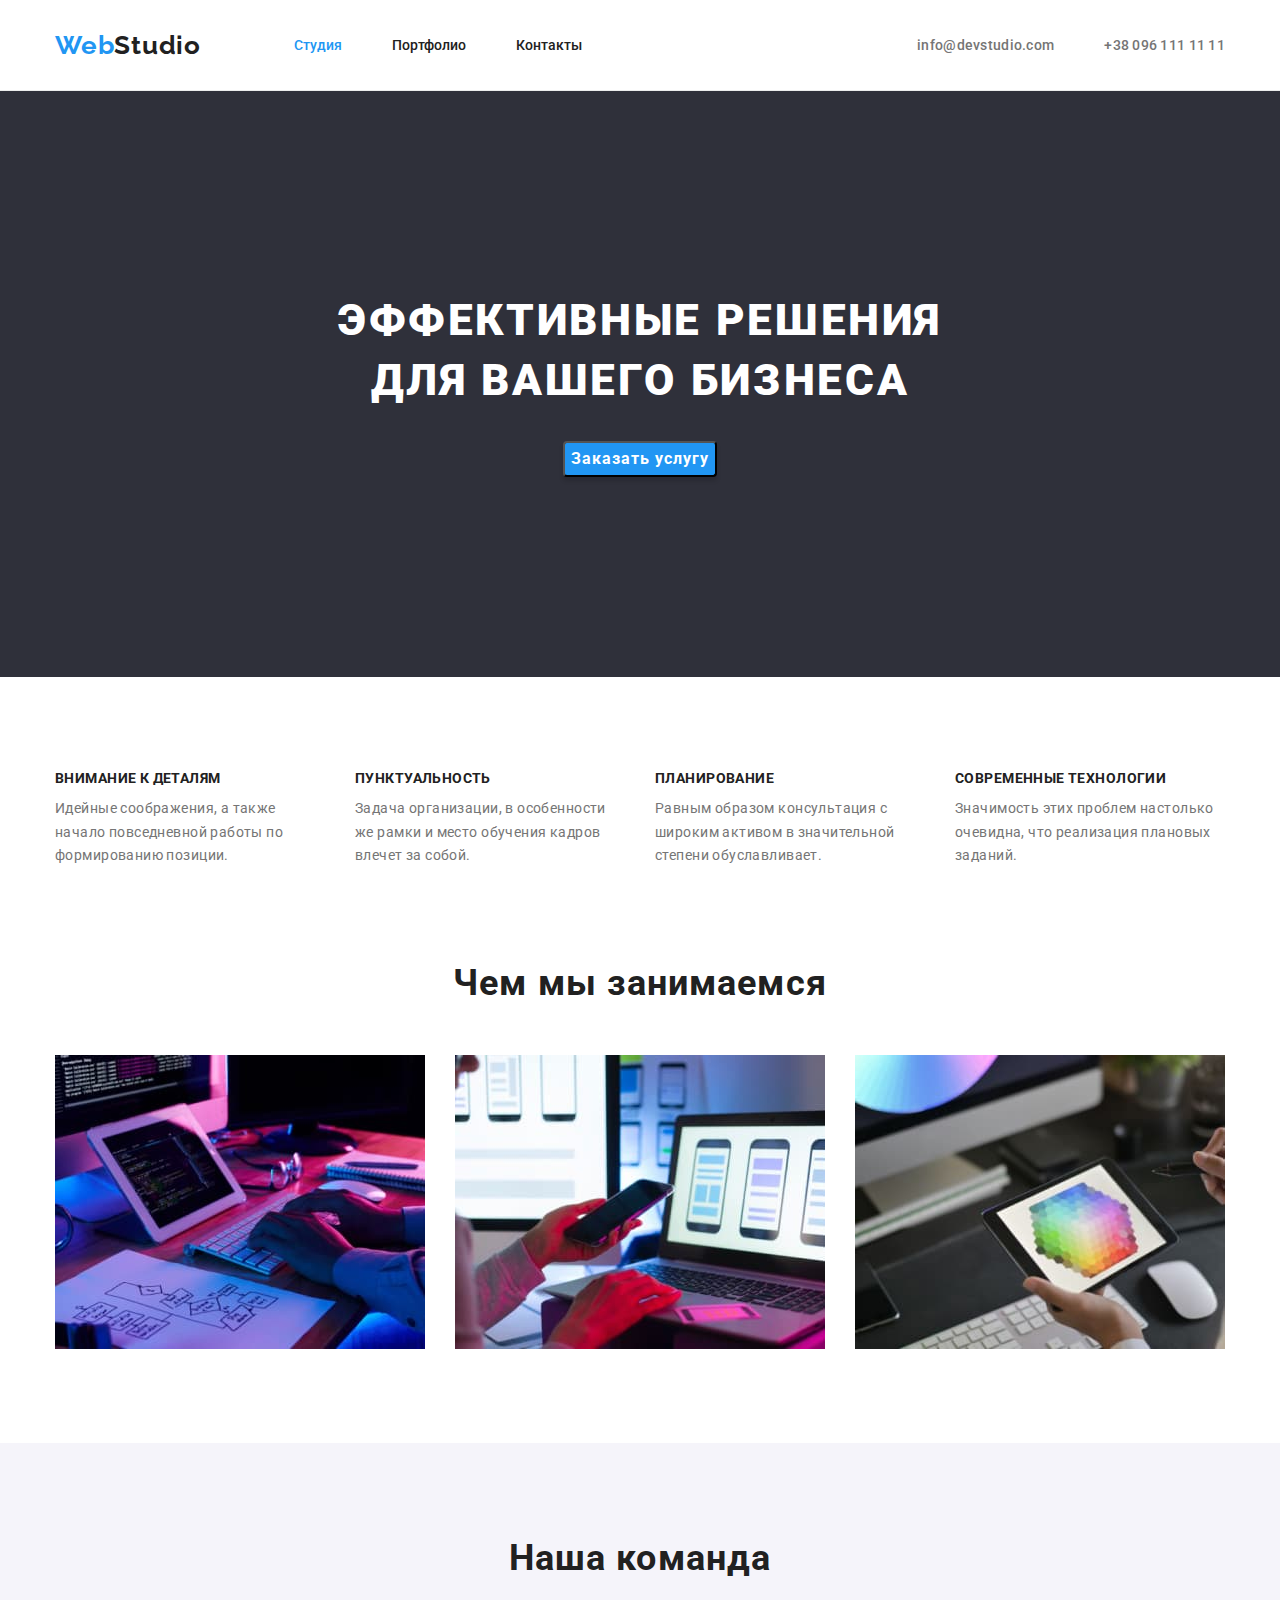
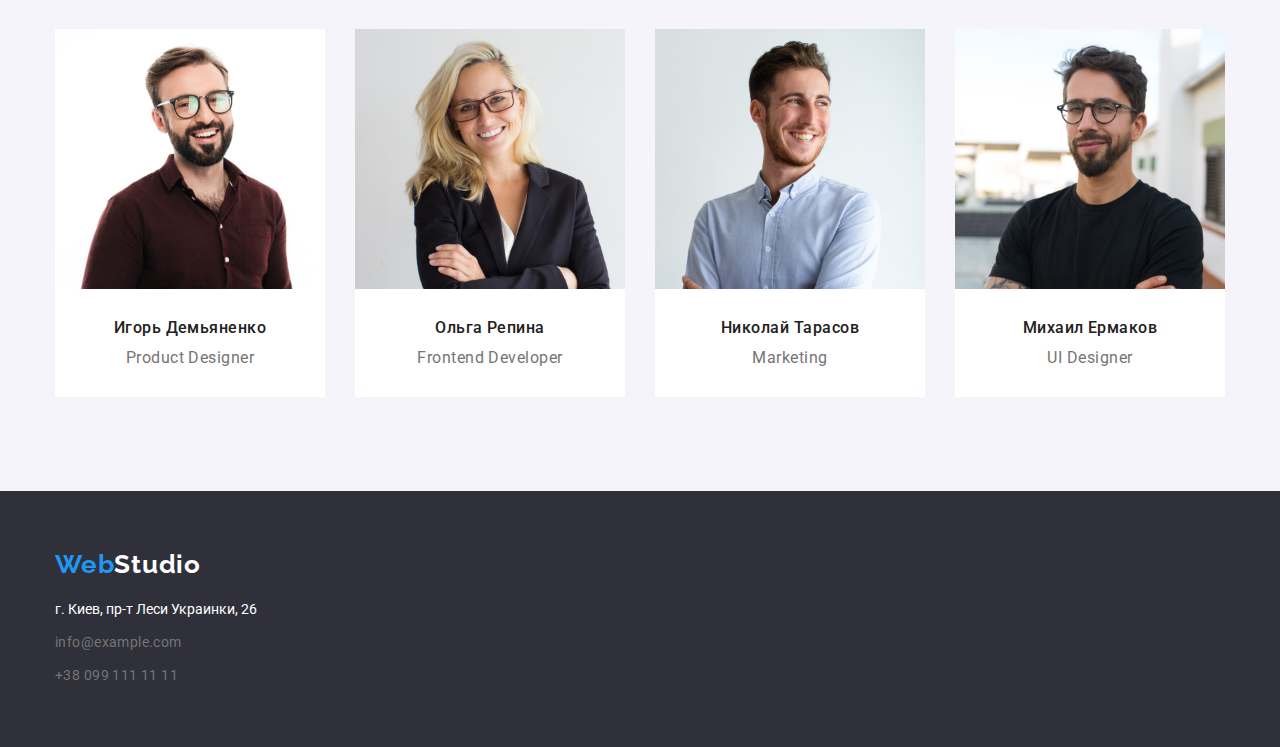
<file: index.html>
<!DOCTYPE html>
<html lang="ru">
  <head>
    <meta charset="UTF-8" />
    <meta http-equiv="X-UA-Compatible" content="IE=edge" />
    <meta name="viewport" content="width=device-width, initial-scale=1.0" />
    <title lang="en">Web Studio</title>
    <link rel="preconnect" href="https://fonts.googleapis.com" />
    <link rel="preconnect" href="https://fonts.gstatic.com" crossorigin />
    <link
      href="https://fonts.googleapis.com/css2?family=Raleway:wght@700&family=Roboto:wght@400;500;700;900&display=swap"
      rel="stylesheet"
    />
    <link
      rel="stylesheet"
      href="https://cdnjs.cloudflare.com/ajax/libs/modern-normalize/1.1.0/modern-normalize.min.css"
    />
    <link rel="stylesheet" href="./css/style.css" />
  </head>

  <body>
    <!--------------------------HEADER--------------------------->
    <header class="header">
      <div class="container header_container">
        <nav class="site_nav">
          <a class="site_nav_logo_img link" href="#logo" lang="en">
            <span class="logo_web">Web</span>Studio</a
          >
          <ul class="site_nav_menu list">
            <li class="menu_list link_item">
              <a class="menu_list_item current_page link" href="./index.html"
                >Студия</a
              >
            </li>
            <li class="menu_list link_item">
              <a class="menu_list_item link" href="./portfolio.html"
                >Портфолио</a
              >
            </li>
            <li class="menu_list link_item">
              <a class="menu_list_item link" href="#contacts">Контакты</a>
            </li>
          </ul>
        </nav>
        <ul class="site_nav_contact list header_container">
          <li>
            <a class="contact link" href="mailto:info@devstudio.com"
              >info@devstudio.com</a
            >
          </li>
          <li>
            <a class="contact phone link" href="tel:+380961111111"
              >+38 096 111 11 11</a
            >
          </li>
        </ul>
      </div>
    </header>
    <main>
      <!---------------------------HERO---------------------------->
      <section class="section_hero">
        <div class="container">
          <h1 class="title">
            Эффективные решения <br />
            для вашего бизнеса
          </h1>
          <button class="hero_button button" type="button">
            Заказать услугу
          </button>
        </div>
      </section>
      <!----------------------------ABOUT-------------------------->
      <section class="hang section" id="portfolio">
        <div class="container">
          <ul class="hang_list list">
            <li class="hang_list_item">
              <h3 class="hang_title">Внимание к деталям</h3>
              <p class="hang_description">
                Идейные соображения, а также начало повседневной работы по
                формированию позиции.
              </p>
            </li>
            <li class="hang_list_item">
              <h3 class="hang_title">Пунктуальность</h3>
              <p class="hang_description">
                Задача организации, в особенности же рамки и место обучения
                кадров влечет за собой.
              </p>
            </li>
            <li class="hang_list_item">
              <h3 class="hang_title">Планирование</h3>
              <p class="hang_description">
                Равным образом консультация с широким активом в значительной
                степени обуславливает.
              </p>
            </li>
            <li class="hang_list_item">
              <h3 class="hang_title">Современные технологии</h3>
              <p class="hang_description">
                Значимость этих проблем настолько очевидна, что реализация
                плановых заданий.
              </p>
            </li>
          </ul>
        </div>
      </section>
      <!---------------------------SERVISES------------------------>
      <section class="section">
        <div class="container">
          <h2 class="section_title">Чем мы занимаемся</h2>
          <ul class="list servises_list">
            <li class="servises_list_item">
              <img
                src="./images/about/about_1.jpg"
                alt="кодирование бизнесс процесса"
                width="370"
                height="294"
              />
            </li>
            <li class="servises_list_item">
              <img
                src="./images/about/about_2.jpg"
                alt="подбор макета на телефон"
                width="370"
                height="294"
              />
            </li>
            <li class="servises_list_item">
              <img
                src="./images/about/about_3.jpg"
                alt="подбор цвета"
                width="370"
                height="294"
              />
            </li>
          </ul>
        </div>
      </section>
      <!-----------------------OUR TEAM---------------------------->
      <section class="team section" id="contacts">
        <div class="container">
          <h2 class="section_title">Наша команда</h2>
          <ul class="list team_list">
            <li class="team_member_card">
              <img
                src="./images/team/igor_demyanenko.jpg"
                alt="Игорь Демьяненко"
                width="270"
                height="260"
              />
              <div class="team_member_detail">
                <h3 class="team_member">Игорь Демьяненко</h3>
                <p class="team_member_position" lang="en">Product Designer</p>
              </div>
            </li>
            <li class="team_member_card">
              <img
                src="./images/team/olga_repina.jpg"
                alt="Ольга Репина"
                width="270"
                height="260"
              />
              <div class="team_member_detail">
                <h3 class="team_member">Ольга Репина</h3>
                <p class="team_member_position" lang="en">Frontend Developer</p>
              </div>
            </li>
            <li class="team_member_card">
              <img
                src="./images/team/nikolai_tarasov.jpg"
                alt="Николай Тарасов"
                width="270"
                height="260"
              />
              <div class="team_member_detail">
                <h3 class="team_member">Николай Тарасов</h3>
                <p class="team_member_position" lang="en">Marketing</p>
              </div>
            </li>
            <li class="team_member_card">
              <img
                src="./images/team/mikhail_yermakov.jpg"
                alt="Михаил Ермаков"
                width="270"
                height="260"
              />
              <div class="team_member_detail">
                <h3 class="team_member">Михаил Ермаков</h3>
                <p class="team_member_position" lang="en">UI Designer</p>
              </div>
            </li>
          </ul>
        </div>
      </section>
    </main>
    <!--------------------------FOOTER--------------------------->
    <footer class="footer">
      <div class="container">
        <a class="site_nav_logo_img logo_footer link" href="#logo" lang="en">
          <span class="logo_web">Web</span
          ><span class="logo_studio">Studio</span></a
        >
        <address class="address">
          <ul class="list">
            <li class="address_detail">
              <a
                class="detai_adress list"
                href="https://goo.gl/maps/JiNANyfJPE1kAV9W7"
                target="blank"
                rel="noopener noreferrer"
                >г. Киев, пр-т Леси Украинки, 26
              </a>
            </li>
            <li class="address_detail">
              <a
                class="contact link contact_footer"
                href="mailto:info@example.com"
                >info@example.com
              </a>
            </li>
            <li class="address_detail">
              <a class="contact link contact_footer" href="tel:+380991111111"
                >+38 099 111 11 11</a
              >
            </li>
          </ul>
        </address>
      </div>
    </footer>
  </body>
</html>
</file>
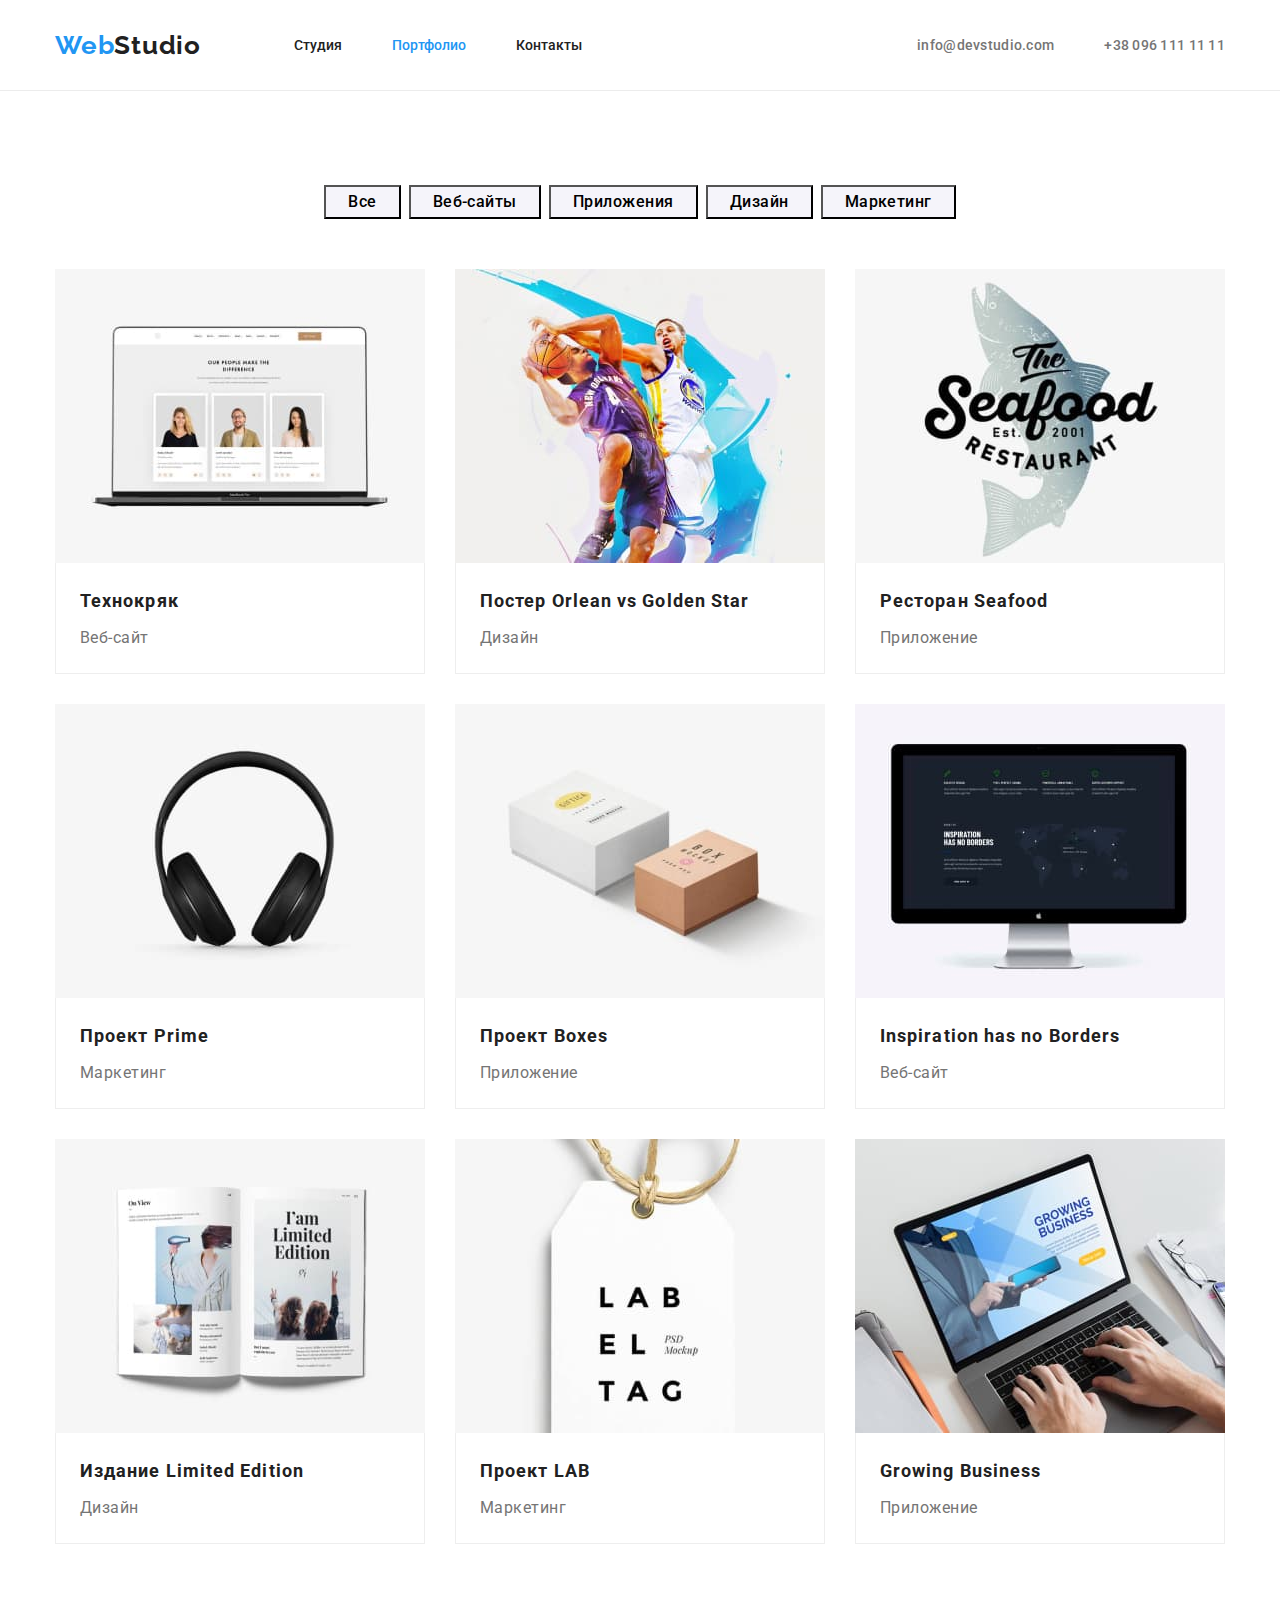
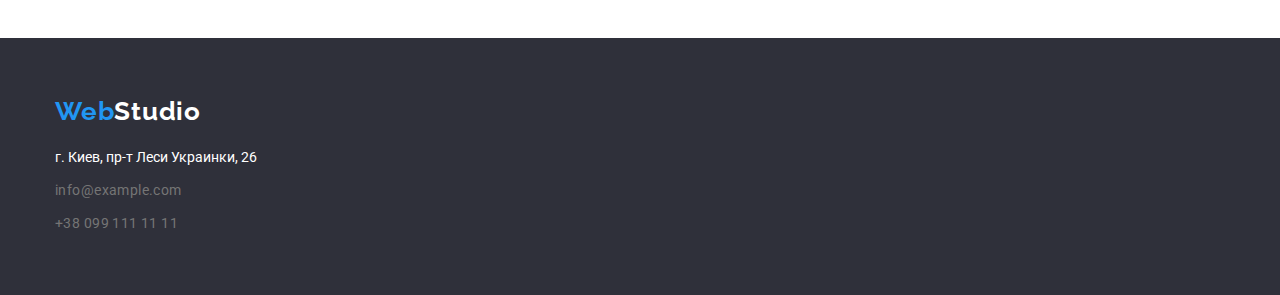
<file: portfolio.html>
<!DOCTYPE html>
<html lang="ru">
  <head>
    <meta charset="UTF-8" />
    <meta http-equiv="X-UA-Compatible" content="IE=edge" />
    <meta name="viewport" content="width=device-width, initial-scale=1.0" />
    <title>Portfolio</title>
    <link rel="preconnect" href="https://fonts.googleapis.com" />
    <link rel="preconnect" href="https://fonts.gstatic.com" crossorigin />
    <link
      href="https://fonts.googleapis.com/css2?family=Raleway:wght@700&family=Roboto:wght@400;500;700;900&display=swap"
      rel="stylesheet"
    />
    <link
      rel="stylesheet"
      href="https://cdnjs.cloudflare.com/ajax/libs/modern-normalize/1.1.0/modern-normalize.min.css"
    />
    <link rel="stylesheet" href="./css/style.css" />
  </head>
  <body>
    <!-----------------------------------HEADER------------------------------------>
    <header class="header">
      <div class="container header_container">
        <nav class="site_nav">
          <a class="site_nav_logo_img link" href="#logo" lang="en">
            <span class="logo_web">Web</span>Studio</a
          >
          <ul class="site_nav_menu list">
            <li class="menu_list link_item">
              <a class="menu_list_item link" href="./index.html">Студия</a>
            </li>
            <li class="menu_list link_item">
              <a
                class="menu_list_item current_page link"
                href="./portfolio.html"
                >Портфолио</a
              >
            </li>
            <li class="menu_list link_item">
              <a class="menu_list_item link" href="#contacts">Контакты</a>
            </li>
          </ul>
        </nav>
        <ul class="site_nav_contact list header_container">
          <li>
            <a class="contact link" href="mailto:info@devstudio.com"
              >info@devstudio.com</a
            >
          </li>
          <li>
            <a class="contact phone link" href="tel:+380961111111"
              >+38 096 111 11 11</a
            >
          </li>
        </ul>
      </div>
    </header>
    <!--------------------------------------- NAVIGATION ------------------------------------------------>
    <main>
      <section class="section">
        <div class="container">
          <ul class="list button button_item_list">
            <li class="button_list">
              <button class="button_item" type="button">Все</button>
            </li>
            <li class="button_list">
              <button class="button_item" type="button">Веб-сайты</button>
            </li>
            <li class="button_list">
              <button class="button_item" type="button">Приложения</button>
            </li>
            <li class="button_list">
              <button class="button_item" type="button">Дизайн</button></li>
            <li class="button_list">
              <button class="button_item" type="button">Маркетинг</button>
            </li>
          </ul>
          <!---------------------------------------------- PROJECTS -------------------------------------------------->
          <ul class="project list">
            <li class="project_item">
              <a class="project_link link" href="">
                <img
                  src="./images/portfolio/project_1.jpg"
                  alt="Технокряк"
                  width="370"
                  height="294"
                />
                <div class="project_detail">
                <h2 class="project_title">Технокряк</h2>
                <p class="project_description">Веб-сайт</p>
              </div>
              </a>
            </li>
            <li class="project_item">
              <a class="project_link link" href="">
                <img
                  src="./images/portfolio/project_2.jpg"
                  alt="Макет постера"
                  width="370"
                  height="294"
                />
                <div class="project_detail">
                <h2 class="project_title">
                  Постер <span lang="en">Orlean vs Golden Star</span>
                </h2>
                <p class="project_description">Дизайн</p>
              </div>
              </a>
            </li>
            <li class="project_item">
              <a class="project_link link" href="">
                <img
                  src="./images/portfolio/project_3.jpg"
                  alt="Ресторан Seafood"
                  width="370"
                  height="294"
                />
                <div class="project_detail">
                <h2 class="project_title">
                  Ресторан <span lang="en">Seafood</span>
                </h2>
                <p class="project_description">Приложение</p>
              </div>
              </a>
            </li>
            <li class="project_item">
              <a class="project_link link" href="">
                <img
                  src="./images/portfolio/project_4.jpg"
                  alt="Образец Сайта Prime"
                  width="370"
                  height="294"
                />
                <div class="project_detail">
                <h2 class="project_title">
                  Проект <span lang="en">Prime</span>
                </h2>
                <p class="project_description">Маркетинг</p>
              </div>
              </a>
            </li>
            <li class="project_item">
              <a class="project_link link" href="">
                <img
                  src="./images/portfolio/project_5.jpg"
                  alt="Образцы коробок"
                  width="370"
                  height="294"
                />
                <div class="project_detail">
                <h2 class="project_title">
                  Проект <span lang="en">Boxes</span>
                </h2>
                <p class="project_description">Приложение</p>
              </div>
              </a>
            </li>
            <li class="project_item">
              <a class="project_link link" href="">
                <img
                  src="./images/portfolio/project_6.jpg"
                  alt="Макет веб сайта"
                  width="370"
                  height="294"
                />
                 <div class="project_detail">
                <h2 class="project_title" lang="en">
                  Inspiration has no Borders
                </h2>
                <p class="project_description">Веб-сайт</p>
              </div>
              </a>
            </li>
            <li class="project_item">
              <a class="project_link link" href="">
                <img
                  src="./images/portfolio/project_7.jpg"
                  alt="Образец журнала"
                  width="370"
                  height="294"
                />
                <div class="project_detail">
                <h2 class="project_title">
                  Издание <span lang="en">Limited Edition</span>
                </h2>
                <p class="project_description">Дизайн</p>
              </div>
              </a>
            </li>
            <li class="project_item">
              <a class="project_link link" href="">
                <img
                  src="./images/portfolio/project_8.jpg"
                  alt="Образец изделия"
                  width="370"
                  height="294"
                />
                <div class="project_detail">
                <h2 class="project_title">Проект <span lang="en">LAB</span></h2>
                <p class="project_description">Маркетинг</p>
              </div>
              </a>
            </li>
            <li class="project_item">
              <a class="project_link link" href="">
                <img
                  src="./images/portfolio/project_9.jpg"
                  alt="бразец Приложения"
                  width="370"
                  height="294"
                />
                <div class="project_detail">
                <h2 class="project_title" lang="en">Growing Business</h2>
                <p class="project_description">Приложение</p>
              </div>
              </a>
            </li>
          </ul>
        </div>
      </section>
    </main>
    <!-------------------------------------------------- FOOTER -------------------------------------------->
    <footer class="footer">
      <div class="container">
        <a class="site_nav_logo_img link" href="#logo" lang="en">
          <span class="logo_web">Web</span
          ><span class="logo_studio">Studio</span></a
        >
        <address class="address">
          <ul class="list">
            <li class="address_detail">
              <a
                class="detai_adress list"
                href="https://goo.gl/maps/JiNANyfJPE1kAV9W7"
                target="blank"
                rel="noopener noreferrer"
                >г. Киев, пр-т Леси Украинки, 26
              </a>
            </li>
            <li class="address_detail">
              <a
                class="contact link contact_footer"
                href="mailto:info@example.com"
                >info@example.com
              </a>
            </li>
            <li class="address_detail">
              <a class="contact link contact_footer" href="tel:+380991111111"
                >+38 099 111 11 11</a
              >
            </li>
          </ul>
        </address>
      </div>
    </footer>
  </body>
</html>
</file>
<file: css/style.css>
:root {
    --main_font: 'Roboto', sans-serif;
    --secondary_font: 'Raleway', sans-serif;
    --main_text_color_theme_dark: rgba(33, 33, 33, 1);
    --secondary_text_color_theme-dark: rgba(117, 117, 117, 1);
    --main_text_color_theme_light: rgba(255, 255, 255, 1);
    --secondary_text_color_theme_light: rgba(255, 255, 255, 0.6);
    --accent_color: rgba(33, 150, 243, 1);
}
body {
    background-color: #FFFFFFE5;
    font-family: var(--main_font);
    color: var(--main_text_color_theme_dark);
}
h1,h2,h3,h4,h5,h6,p {
    margin-top: 0;
    margin-bottom: 0;
}
ul,ol {
    margin-top: 0;
    margin-bottom: 0;
    padding-left: 0;
}
img {
    display: block;
}
.container {
    width: 1200px;
    padding-left: 15px;
    padding-right: 15px;
    margin-left: auto;
    margin-right: auto;
}
.section {
    padding-top: 94px;
    padding-bottom: 94px;
}
.list {
    list-style: none;
    text-decoration: none;
}
.link {
    text-decoration: none;
}

/* ===============================================HEADER========================================== */

.site_nav_logo_img {
    font-family: var(--secondary_font); 
    font-weight: bold;
    font-size: 26px;
    line-height: 100%;
    color: var(--main_text_color_theme_dark);
    align-items: center;
    letter-spacing: 0.03em;
    margin-right: 93px;
    padding-bottom: 32px;
    padding-top: 32px;
}
.header {
    border-bottom: 1px solid rgba(236, 236, 236, 1);
}
.header_container {
    display: flex;
    align-items: center;
    justify-content: space-between;
}
.logo_web {
    color: var(--accent_color);
}
.menu_list_item {
    font-family: var(--main_font);
    font-weight: 500;
    font-size: 14px;
    line-height: 1.33;
    color: var(--main_text_color_theme_dark);
    display:block;
    padding-bottom: 32px;
    padding-top: 32px;
}
.menu_list:not(:last-child) {
    margin-right: 50px;
}
.menu_list_item:hover,
.menu_list_item:focus {
    color: var(--accent_color);
} 
.current_page {
    color: var(--accent_color);
}
.site_nav {
    display: flex;
}
.site_nav_menu {
    display: flex;
    align-items: center;
}
.site_nav_contact {
        font-family: var(--main_font);
        font-size: 14px;
        font-weight: 500;
        line-height: 16px;
        letter-spacing: 0.02em;     
}
.contact {
    color:  var(--secondary_text_color_theme-dark);
}
.contact_footer {
        font-style: normal;
        font-weight: 400;
        font-size: 14px;
        letter-spacing: 0.03em;
}
.contact:hover,
.contact:focus {
    color: var(--accent_color);
}
.phone {
    margin-left: 50px;
}
.section_hero {
    background-color: rgba(47, 48, 58, 1);
    padding-top: 200px;
    padding-bottom: 200px;
    text-align: center;
}
.hero_button {
    background: var(--accent_color);
    box-shadow: 0px 4px 4px rgba(0, 0, 0, 0.15);
    border-radius: 4px;
    margin-top: 30px;
}
.title {
        font-family: var(--main_font);
        font-weight: 900;
        font-size: 44px;
        line-height: 1.36;
        text-align: center;
        letter-spacing: 0.06em;
        text-transform: uppercase;
        color: rgba(255, 255, 255, 1);
        margin: 0 auto;
    }
.section_title {
    font-style: normal;
    font-weight: 700;
    font-size: 36px;
    line-height: 1.17;
    text-align: center;
    letter-spacing: 0.03em;
    margin-bottom: 50px;
}
/* ==================================ABOUT================================== */
.hang {
    padding-bottom: 0;
}
.hang_title {
    font-weight: 700;
    font-size: 14px;
    line-height: 1.14;
    letter-spacing: 0.03em;
    text-transform: uppercase;
    color: var(--main_text_color_theme_dark);
    margin-bottom: 10px;
}
.hang_description{
    font-style: normal;
    font-weight: 400;
    font-size: 14px;
    line-height: 1.71;
    letter-spacing: 0.03em;
    color: var(--secondary_text_color_theme-dark);
}
.hang_list {
    display: flex;
    margin-left: -30px;
    margin-top: -30px;
}
.hang_list_item {
    margin-left: 30px;
    margin-top: 30px;
    width: 270px;
}
/* ====================================SERVISES======================================= */
.servises_list{
    display: flex;
    margin-left: -30px;
    margin-top: -30px;
}
.servises_list_item{
    margin-left: 30px;
    margin-top: 30px;
    flex-basis: calc((100%-90px)/3);
}
/* ======================================OUR TEAM===================================== */
.team {
    background: #F5F4FA;
}
.team_list{
    display: flex;
    margin-left: -30px;
    margin-top: -30px;
}
.team_member_card{
    margin-left: 30px;
    margin-top: 30px;
    flex-basis: calc((100%-120px)/4);
    background-color: var(--main_text_color_theme_light);
}
.team_member_detail {
    padding-top: 30px;
    padding-bottom: 30px;
}
.team_member {
    font-style: normal;
    font-weight: 500;
    font-size: 16px;
    line-height: 1.18;
    text-align: center;
    letter-spacing: 0.03em;
    margin-bottom: 10px;
}
.team_member_position {
    font-style: normal;
    font-weight: 400;
    font-size: 16px;
    line-height: 1.19;
    text-align: center;
    letter-spacing: 0.03em;
    color: var(--secondary_text_color_theme-dark);
}
/* =============================PORTFOLIO NAVIGATION================================= */
.button_item {
    background-color: rgba(33, 150, 243, 1);
    font-family: var(--main_font);
    cursor: pointer;
    background: rgba(245, 244, 250, 1);
    font-style: normal;
    font-weight: 500;
    font-size: 16px;
    line-height: 1.87x;
    text-align: center;
    letter-spacing: 0.03em;
    padding-top: 6px;
    padding-bottom: 6px;
    padding-right: 22px;
    padding-left: 22px;
    
}
.button_item:hover,
.button_item:focus {
  background: var(--accent_color);
  color: var(--main_text_color_theme_light);
}
.button{
    color: var(--secondary_text_color_theme_light);
}
.button_list {
    
    margin-top: 8px;
    margin-left: 8px;
}
.button_item_list {
    display: flex;
    margin-bottom: 50px;
    justify-content: center;
    margin-left: -8px;
    margin-top: -8px;
}
.hero_button {
    font-family: var(--main_font)
    font-style: normal;
    font-weight: 700;
    font-size: 16px;
    line-height: 30px;
    text-align: center;
    letter-spacing: 0.06em;
    background-color: var(--accent_color);
    color: var(--main_text_color_theme_light)
}
.hero_button:hover,
.hero_button:focus {
    background-color: rgba(24, 140, 232, 1);
    color: var(--main_text_color_theme_light)
}

/* =======================================PROJECTS====================================== */
.project_title {
    color: var(--main_text_color_theme_dark);
    font-style: normal;
    font-weight: 700;
    font-size: 18px;
    line-height: 2;
    letter-spacing: 0.06em;
    margin-bottom: 4px;
}
.project_description {
    color: var(--secondary_text_color_theme-dark);
    font-style: normal;
    font-weight: 400;
    font-size: 16px;
    line-height: 1.87;
    letter-spacing: 0.03em;
}
.project {
    display: flex;
    flex-wrap: wrap;
    margin-left: -30px;
    margin-top: -30px;
}
.project_item {
    margin-left: 30px;
    margin-top: 30px;
    flex-basis: 370px;
    background-color: var(--main_text_color_theme_light);
}
.project_detail {
    padding-top: 20px;
    padding-bottom: 20px;
    padding-left: 24px;
    padding-right: 24px;
    border-left: 1px solid rgba(238, 238, 238, 1);
    border-right: 1px solid rgba(238, 238, 238, 1);
    border-bottom: 1px solid rgba(238, 238, 238, 1);
}
/* ========================================FOOTER======================================== */
.footer {
   background-color: rgba(47, 48, 58, 1);
   padding-top: 60px;
   padding-bottom: 60px;
}
.logo_footer {
    font-family: var(--secondary_font); 
    font-weight: bold;
    font-size: 26px;
    line-height: 100%;
    color: var(--main_text_color_theme_dark);
    align-items: center;
    letter-spacing: 0.03em;
    margin-right: 93px;
    padding-bottom: 0;
    padding-top: 0;
}
.logo_studio {
    color: var(--main_text_color_theme_light);
}
.address {
    font-family: var(--main_font);
    font-weight: 400;
    font-size: 14px;
    line-height: 24px;
    letter-spacing: 1.71;
    font-style: normal;
    text-decoration: none;
    margin-top: 20px;
}
.detai_adress {
    color: var(--main_text_color_theme_light);
    padding-top: 111px;
}

.address_detail {
    margin-bottom: 9px;
}
.address_detail:last-child {
    margin-bottom: 0;
}
.contact_footer {
margin-left: 0;
}
</file>
